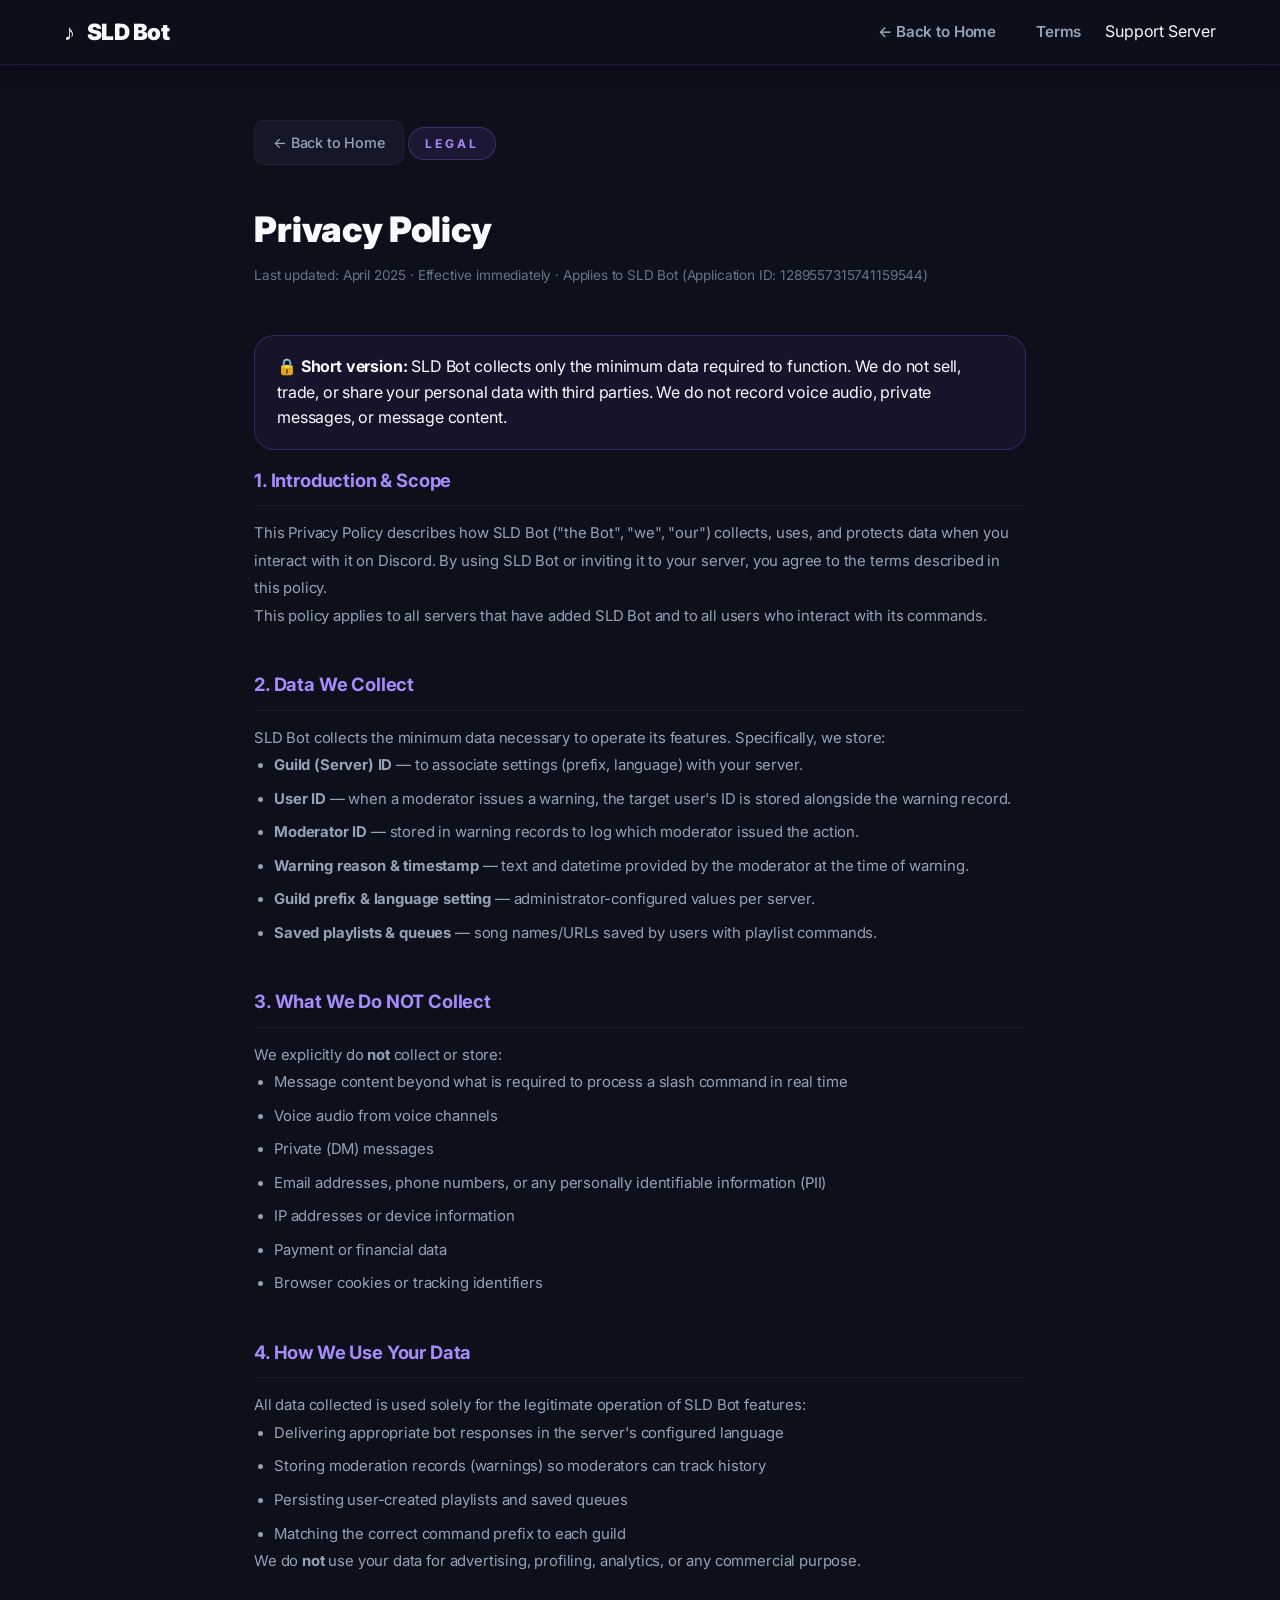
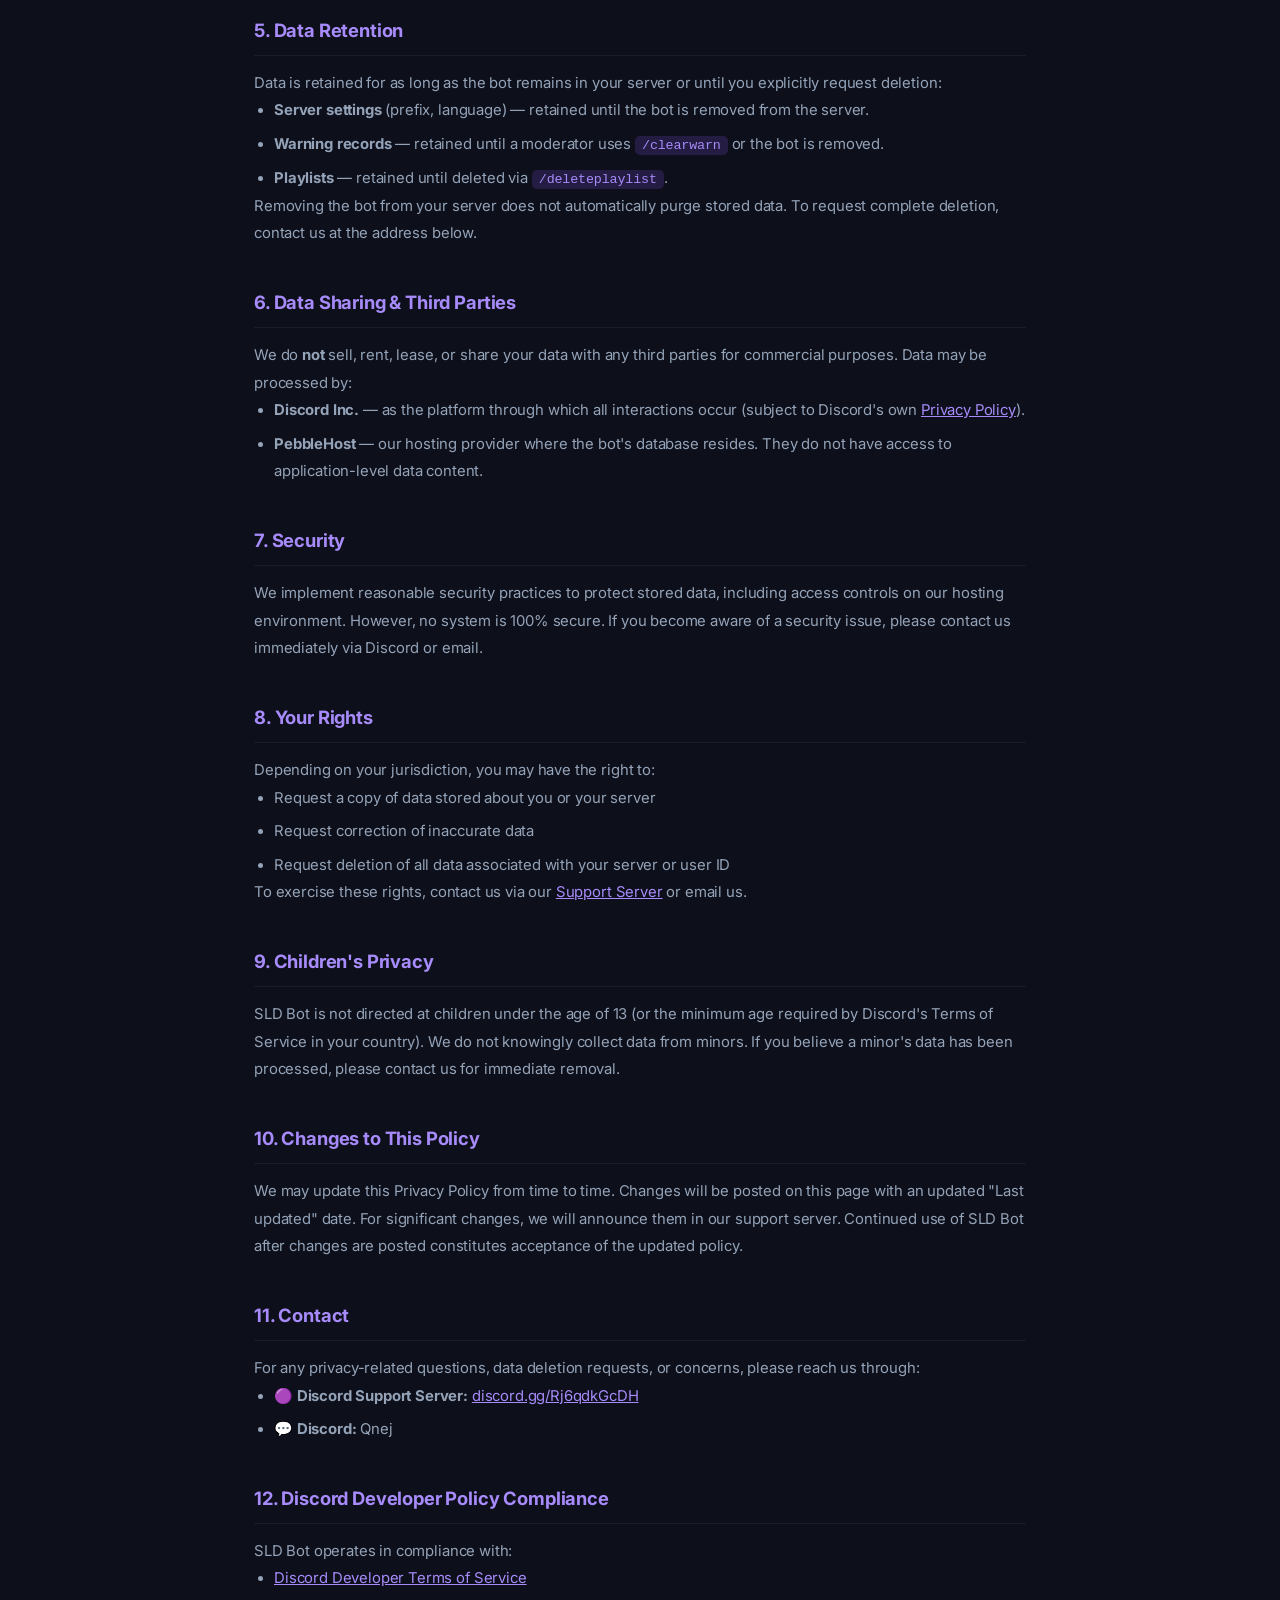
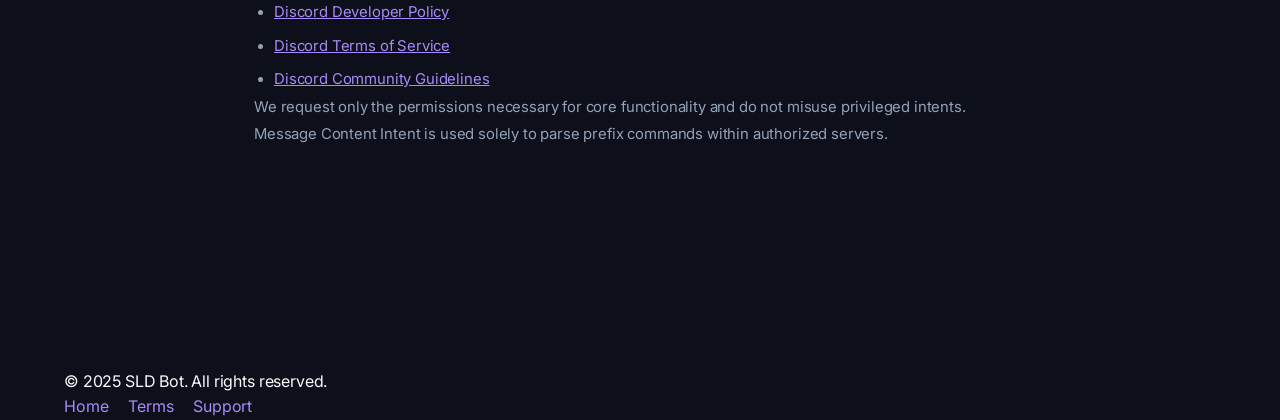
<file: privacy.html>
<!DOCTYPE html>
<html lang="en">
<head>
  <meta charset="UTF-8" />
  <meta name="viewport" content="width=device-width, initial-scale=1.0" />
  <title>Privacy Policy – SLD Bot</title>
  <meta name="description" content="SLD Bot Privacy Policy — learn what data we collect, how we use it, and your rights." />
  <link rel="preconnect" href="https://fonts.googleapis.com" />
  <link href="https://fonts.googleapis.com/css2?family=Inter:wght@300;400;500;600;700;800;900&display=swap" rel="stylesheet" />
  <link rel="stylesheet" href="style.css" />
  <style>
    .legal-page { max-width: 820px; margin: 0 auto; padding: 120px 24px 80px; }
    .legal-page h1 { font-size: 2.2rem; font-weight: 900; margin-bottom: 8px; }
    .legal-meta { font-size: 0.85rem; color: var(--text-muted); margin-bottom: 48px; }
    .legal-section { margin-bottom: 40px; }
    .legal-section h2 {
      font-size: 1.15rem; font-weight: 700; color: var(--purple-400);
      margin-bottom: 14px; padding-bottom: 10px;
      border-bottom: 1px solid var(--border-subtle);
    }
    .legal-section p, .legal-section li {
      font-size: 0.93rem; color: var(--text-secondary); line-height: 1.85;
    }
    .legal-section ul { padding-left: 20px; display: flex; flex-direction: column; gap: 6px; }
    .legal-section ul li { list-style: disc; }
    .legal-section a { color: var(--purple-400); text-decoration: underline; }
    .back-btn {
      display: inline-flex; align-items: center; gap: 8px;
      color: var(--text-secondary); font-size: 0.9rem; font-weight: 500;
      padding: 10px 18px; background: var(--bg-card);
      border: 1px solid var(--border-subtle); border-radius: 10px;
      transition: all var(--transition); margin-bottom: 36px;
    }
    .back-btn:hover { color: var(--text-primary); border-color: var(--border); }
    .highlight-box {
      background: rgba(139,92,246,0.08);
      border: 1px solid rgba(139,92,246,0.25);
      border-radius: var(--radius);
      padding: 18px 22px;
      margin: 16px 0;
    }
    .highlight-box p { margin: 0; }
  </style>
</head>
<body>

  <!-- Minimal Navbar -->
  <nav id="navbar" class="navbar scrolled">
    <div class="nav-container">
      <a href="index.html" class="nav-brand">
        <div class="brand-icon">♪</div>
        <span>SLD Bot</span>
      </a>
      <div class="nav-links">
        <a href="index.html" class="nav-link">← Back to Home</a>
        <a href="terms.html" class="nav-link">Terms</a>
        <a href="https://discord.gg/Rj6qdkGcDH" class="btn-nav" target="_blank" rel="noopener">Support Server</a>
      </div>
    </div>
  </nav>

  <div class="legal-page">
    <a href="index.html" class="back-btn">← Back to Home</a>

    <div class="section-label">Legal</div>
    <h1>Privacy Policy</h1>
    <p class="legal-meta">Last updated: April 2025 · Effective immediately · Applies to SLD Bot (Application ID: 1289557315741159544)</p>

    <div class="highlight-box">
      <p>🔒 <strong>Short version:</strong> SLD Bot collects only the minimum data required to function. We do not sell, trade, or share your personal data with third parties. We do not record voice audio, private messages, or message content.</p>
    </div>

    <!-- 1 -->
    <div class="legal-section">
      <h2>1. Introduction &amp; Scope</h2>
      <p>This Privacy Policy describes how SLD Bot ("the Bot", "we", "our") collects, uses, and protects data when you interact with it on Discord. By using SLD Bot or inviting it to your server, you agree to the terms described in this policy.</p>
      <p>This policy applies to all servers that have added SLD Bot and to all users who interact with its commands.</p>
    </div>

    <!-- 2 -->
    <div class="legal-section">
      <h2>2. Data We Collect</h2>
      <p>SLD Bot collects the minimum data necessary to operate its features. Specifically, we store:</p>
      <ul>
        <li><strong>Guild (Server) ID</strong> — to associate settings (prefix, language) with your server.</li>
        <li><strong>User ID</strong> — when a moderator issues a warning, the target user's ID is stored alongside the warning record.</li>
        <li><strong>Moderator ID</strong> — stored in warning records to log which moderator issued the action.</li>
        <li><strong>Warning reason &amp; timestamp</strong> — text and datetime provided by the moderator at the time of warning.</li>
        <li><strong>Guild prefix &amp; language setting</strong> — administrator-configured values per server.</li>
        <li><strong>Saved playlists &amp; queues</strong> — song names/URLs saved by users with playlist commands.</li>
      </ul>
    </div>

    <!-- 3 -->
    <div class="legal-section">
      <h2>3. What We Do NOT Collect</h2>
      <p>We explicitly do <strong>not</strong> collect or store:</p>
      <ul>
        <li>Message content beyond what is required to process a slash command in real time</li>
        <li>Voice audio from voice channels</li>
        <li>Private (DM) messages</li>
        <li>Email addresses, phone numbers, or any personally identifiable information (PII)</li>
        <li>IP addresses or device information</li>
        <li>Payment or financial data</li>
        <li>Browser cookies or tracking identifiers</li>
      </ul>
    </div>

    <!-- 4 -->
    <div class="legal-section">
      <h2>4. How We Use Your Data</h2>
      <p>All data collected is used solely for the legitimate operation of SLD Bot features:</p>
      <ul>
        <li>Delivering appropriate bot responses in the server's configured language</li>
        <li>Storing moderation records (warnings) so moderators can track history</li>
        <li>Persisting user-created playlists and saved queues</li>
        <li>Matching the correct command prefix to each guild</li>
      </ul>
      <p>We do <strong>not</strong> use your data for advertising, profiling, analytics, or any commercial purpose.</p>
    </div>

    <!-- 5 -->
    <div class="legal-section">
      <h2>5. Data Retention</h2>
      <p>Data is retained for as long as the bot remains in your server or until you explicitly request deletion:</p>
      <ul>
        <li><strong>Server settings</strong> (prefix, language) — retained until the bot is removed from the server.</li>
        <li><strong>Warning records</strong> — retained until a moderator uses <code>/clearwarn</code> or the bot is removed.</li>
        <li><strong>Playlists</strong> — retained until deleted via <code>/deleteplaylist</code>.</li>
      </ul>
      <p>Removing the bot from your server does not automatically purge stored data. To request complete deletion, contact us at the address below.</p>
    </div>

    <!-- 6 -->
    <div class="legal-section">
      <h2>6. Data Sharing &amp; Third Parties</h2>
      <p>We do <strong>not</strong> sell, rent, lease, or share your data with any third parties for commercial purposes. Data may be processed by:</p>
      <ul>
        <li><strong>Discord Inc.</strong> — as the platform through which all interactions occur (subject to Discord's own <a href="https://discord.com/privacy" target="_blank" rel="noopener">Privacy Policy</a>).</li>
        <li><strong>PebbleHost</strong> — our hosting provider where the bot's database resides. They do not have access to application-level data content.</li>
      </ul>
    </div>

    <!-- 7 -->
    <div class="legal-section">
      <h2>7. Security</h2>
      <p>We implement reasonable security practices to protect stored data, including access controls on our hosting environment. However, no system is 100% secure. If you become aware of a security issue, please contact us immediately via Discord or email.</p>
    </div>

    <!-- 8 -->
    <div class="legal-section">
      <h2>8. Your Rights</h2>
      <p>Depending on your jurisdiction, you may have the right to:</p>
      <ul>
        <li>Request a copy of data stored about you or your server</li>
        <li>Request correction of inaccurate data</li>
        <li>Request deletion of all data associated with your server or user ID</li>
      </ul>
      <p>To exercise these rights, contact us via our <a href="https://discord.gg/Rj6qdkGcDH" target="_blank" rel="noopener">Support Server</a> or email us.</p>
    </div>

    <!-- 9 -->
    <div class="legal-section">
      <h2>9. Children's Privacy</h2>
      <p>SLD Bot is not directed at children under the age of 13 (or the minimum age required by Discord's Terms of Service in your country). We do not knowingly collect data from minors. If you believe a minor's data has been processed, please contact us for immediate removal.</p>
    </div>

    <!-- 10 -->
    <div class="legal-section">
      <h2>10. Changes to This Policy</h2>
      <p>We may update this Privacy Policy from time to time. Changes will be posted on this page with an updated "Last updated" date. For significant changes, we will announce them in our support server. Continued use of SLD Bot after changes are posted constitutes acceptance of the updated policy.</p>
    </div>

    <!-- 11 -->
    <div class="legal-section">
      <h2>11. Contact</h2>
      <p>For any privacy-related questions, data deletion requests, or concerns, please reach us through:</p>
      <ul>
        <li>🟣 <strong>Discord Support Server:</strong> <a href="https://discord.gg/Rj6qdkGcDH" target="_blank" rel="noopener">discord.gg/Rj6qdkGcDH</a></li>
        <li>💬 <strong>Discord:</strong> Qnej</li>
      </ul>
    </div>

    <!-- 12 - Discord Compliance -->
    <div class="legal-section">
      <h2>12. Discord Developer Policy Compliance</h2>
      <p>SLD Bot operates in compliance with:</p>
      <ul>
        <li><a href="https://discord.com/developers/docs/policies-and-agreements/developer-terms-of-service" target="_blank" rel="noopener">Discord Developer Terms of Service</a></li>
        <li><a href="https://discord.com/developers/docs/policies-and-agreements/developer-policy" target="_blank" rel="noopener">Discord Developer Policy</a></li>
        <li><a href="https://discord.com/terms" target="_blank" rel="noopener">Discord Terms of Service</a></li>
        <li><a href="https://discord.com/guidelines" target="_blank" rel="noopener">Discord Community Guidelines</a></li>
      </ul>
      <p>We request only the permissions necessary for core functionality and do not misuse privileged intents. Message Content Intent is used solely to parse prefix commands within authorized servers.</p>
    </div>

  </div>

  <!-- Footer -->
  <footer class="footer">
    <div class="container">
      <div class="footer-bottom">
        <p>© 2025 SLD Bot. All rights reserved.</p>
        <p>
          <a href="index.html" style="color:var(--purple-400);margin-right:16px;">Home</a>
          <a href="terms.html" style="color:var(--purple-400);margin-right:16px;">Terms</a>
          <a href="https://discord.gg/Rj6qdkGcDH" style="color:var(--purple-400);" target="_blank" rel="noopener">Support</a>
        </p>
      </div>
    </div>
  </footer>

</body>
</html>
</file>
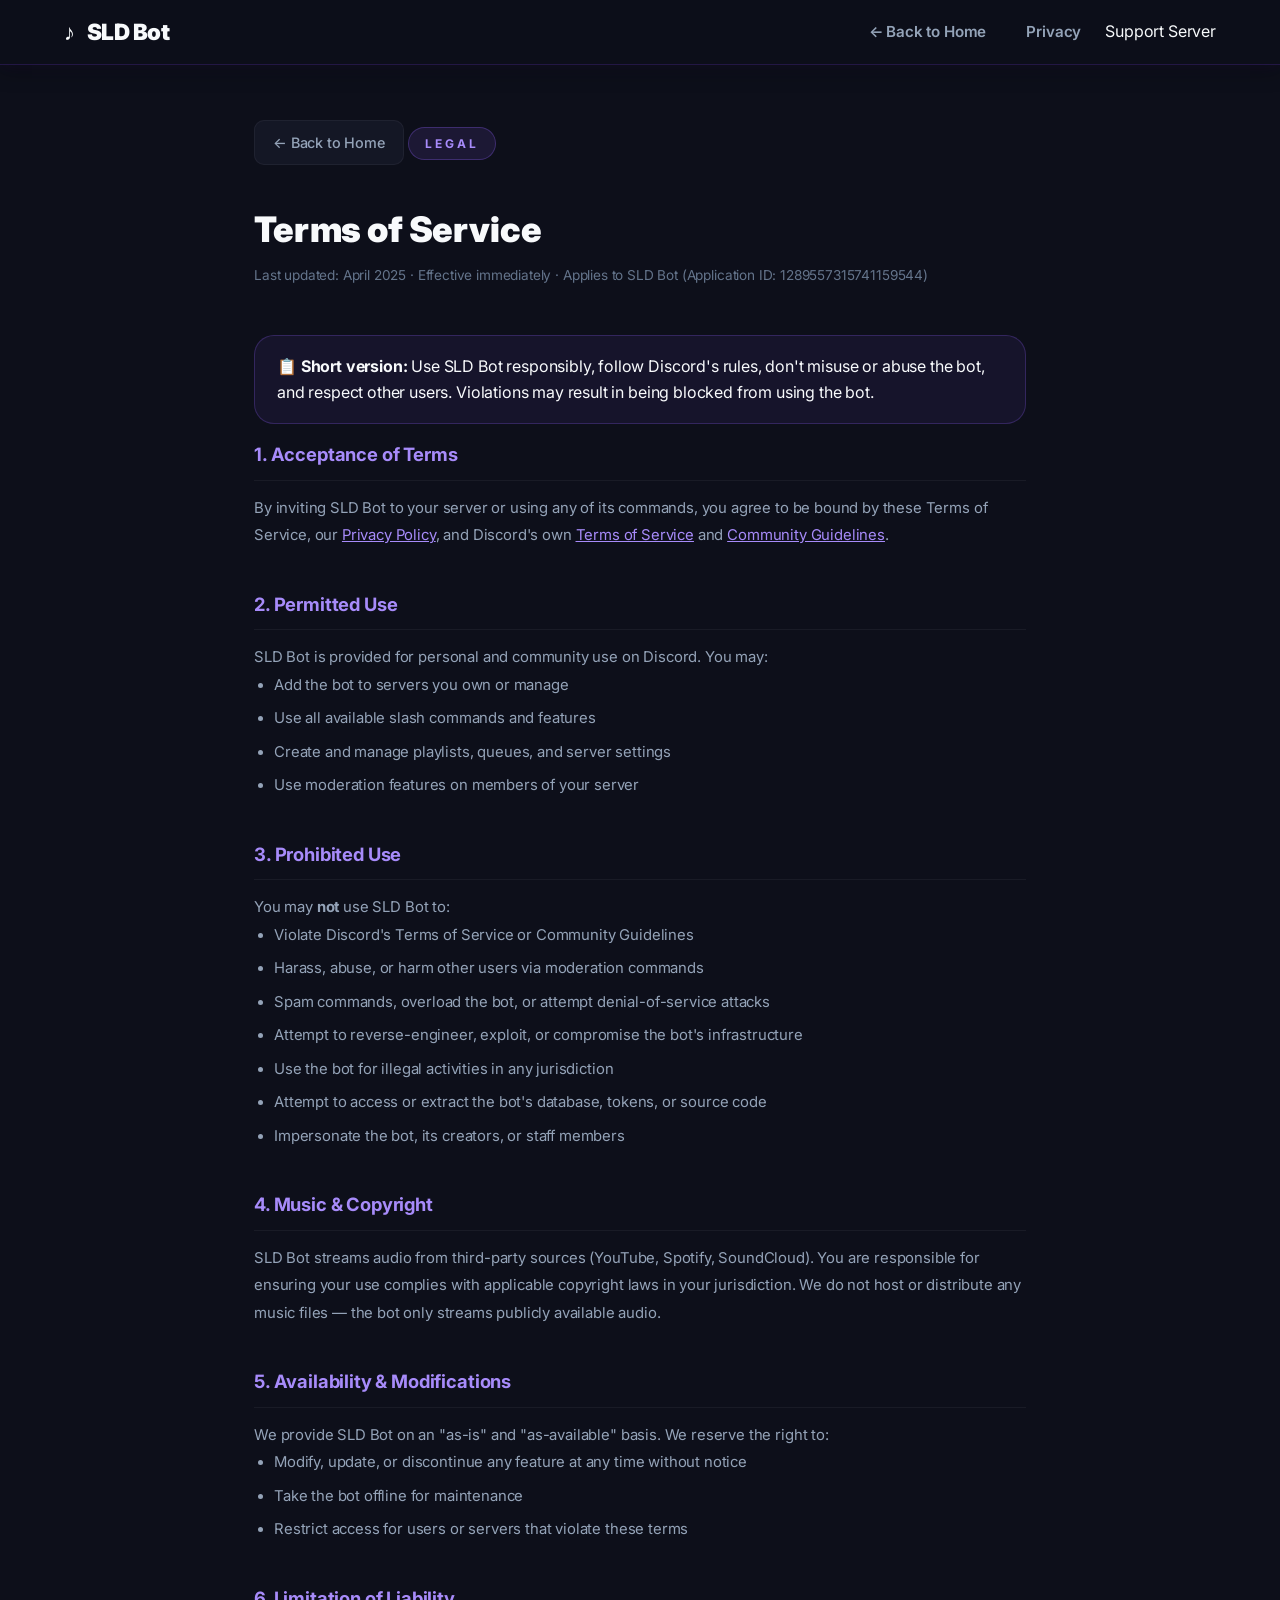
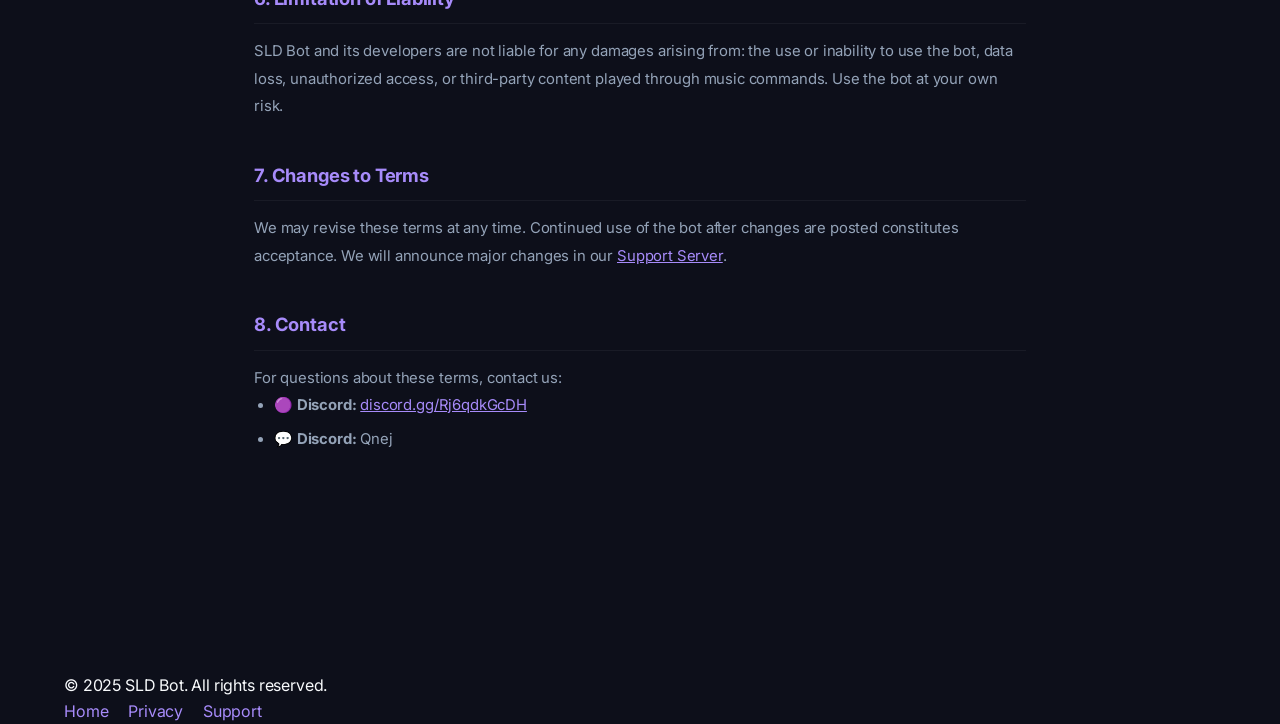
<file: terms.html>
<!DOCTYPE html>
<html lang="en">
<head>
  <meta charset="UTF-8" />
  <meta name="viewport" content="width=device-width, initial-scale=1.0" />
  <title>Terms of Service – SLD Bot</title>
  <meta name="description" content="SLD Bot Terms of Service — read the rules for using our bot and community." />
  <link rel="preconnect" href="https://fonts.googleapis.com" />
  <link href="https://fonts.googleapis.com/css2?family=Inter:wght@300;400;500;600;700;800;900&display=swap" rel="stylesheet" />
  <link rel="stylesheet" href="style.css" />
  <style>
    .legal-page { max-width: 820px; margin: 0 auto; padding: 120px 24px 80px; }
    .legal-page h1 { font-size: 2.2rem; font-weight: 900; margin-bottom: 8px; }
    .legal-meta { font-size: 0.85rem; color: var(--text-muted); margin-bottom: 48px; }
    .legal-section { margin-bottom: 40px; }
    .legal-section h2 {
      font-size: 1.15rem; font-weight: 700; color: var(--purple-400);
      margin-bottom: 14px; padding-bottom: 10px;
      border-bottom: 1px solid var(--border-subtle);
    }
    .legal-section p, .legal-section li {
      font-size: 0.93rem; color: var(--text-secondary); line-height: 1.85;
    }
    .legal-section ul { padding-left: 20px; display: flex; flex-direction: column; gap: 6px; }
    .legal-section ul li { list-style: disc; }
    .legal-section a { color: var(--purple-400); text-decoration: underline; }
    .back-btn {
      display: inline-flex; align-items: center; gap: 8px;
      color: var(--text-secondary); font-size: 0.9rem; font-weight: 500;
      padding: 10px 18px; background: var(--bg-card);
      border: 1px solid var(--border-subtle); border-radius: 10px;
      transition: all var(--transition); margin-bottom: 36px;
    }
    .back-btn:hover { color: var(--text-primary); border-color: var(--border); }
    .highlight-box {
      background: rgba(139,92,246,0.08);
      border: 1px solid rgba(139,92,246,0.25);
      border-radius: var(--radius);
      padding: 18px 22px; margin: 16px 0;
    }
    .highlight-box p { margin: 0; }
  </style>
</head>
<body>

  <nav id="navbar" class="navbar scrolled">
    <div class="nav-container">
      <a href="index.html" class="nav-brand">
        <div class="brand-icon">♪</div>
        <span>SLD Bot</span>
      </a>
      <div class="nav-links">
        <a href="index.html" class="nav-link">← Back to Home</a>
        <a href="privacy.html" class="nav-link">Privacy</a>
        <a href="https://discord.gg/Rj6qdkGcDH" class="btn-nav" target="_blank" rel="noopener">Support Server</a>
      </div>
    </div>
  </nav>

  <div class="legal-page">
    <a href="index.html" class="back-btn">← Back to Home</a>

    <div class="section-label">Legal</div>
    <h1>Terms of Service</h1>
    <p class="legal-meta">Last updated: April 2025 · Effective immediately · Applies to SLD Bot (Application ID: 1289557315741159544)</p>

    <div class="highlight-box">
      <p>📋 <strong>Short version:</strong> Use SLD Bot responsibly, follow Discord's rules, don't misuse or abuse the bot, and respect other users. Violations may result in being blocked from using the bot.</p>
    </div>

    <div class="legal-section">
      <h2>1. Acceptance of Terms</h2>
      <p>By inviting SLD Bot to your server or using any of its commands, you agree to be bound by these Terms of Service, our <a href="privacy.html">Privacy Policy</a>, and Discord's own <a href="https://discord.com/terms" target="_blank" rel="noopener">Terms of Service</a> and <a href="https://discord.com/guidelines" target="_blank" rel="noopener">Community Guidelines</a>.</p>
    </div>

    <div class="legal-section">
      <h2>2. Permitted Use</h2>
      <p>SLD Bot is provided for personal and community use on Discord. You may:</p>
      <ul>
        <li>Add the bot to servers you own or manage</li>
        <li>Use all available slash commands and features</li>
        <li>Create and manage playlists, queues, and server settings</li>
        <li>Use moderation features on members of your server</li>
      </ul>
    </div>

    <div class="legal-section">
      <h2>3. Prohibited Use</h2>
      <p>You may <strong>not</strong> use SLD Bot to:</p>
      <ul>
        <li>Violate Discord's Terms of Service or Community Guidelines</li>
        <li>Harass, abuse, or harm other users via moderation commands</li>
        <li>Spam commands, overload the bot, or attempt denial-of-service attacks</li>
        <li>Attempt to reverse-engineer, exploit, or compromise the bot's infrastructure</li>
        <li>Use the bot for illegal activities in any jurisdiction</li>
        <li>Attempt to access or extract the bot's database, tokens, or source code</li>
        <li>Impersonate the bot, its creators, or staff members</li>
      </ul>
    </div>

    <div class="legal-section">
      <h2>4. Music &amp; Copyright</h2>
      <p>SLD Bot streams audio from third-party sources (YouTube, Spotify, SoundCloud). You are responsible for ensuring your use complies with applicable copyright laws in your jurisdiction. We do not host or distribute any music files — the bot only streams publicly available audio.</p>
    </div>

    <div class="legal-section">
      <h2>5. Availability &amp; Modifications</h2>
      <p>We provide SLD Bot on an "as-is" and "as-available" basis. We reserve the right to:</p>
      <ul>
        <li>Modify, update, or discontinue any feature at any time without notice</li>
        <li>Take the bot offline for maintenance</li>
        <li>Restrict access for users or servers that violate these terms</li>
      </ul>
    </div>

    <div class="legal-section">
      <h2>6. Limitation of Liability</h2>
      <p>SLD Bot and its developers are not liable for any damages arising from: the use or inability to use the bot, data loss, unauthorized access, or third-party content played through music commands. Use the bot at your own risk.</p>
    </div>

    <div class="legal-section">
      <h2>7. Changes to Terms</h2>
      <p>We may revise these terms at any time. Continued use of the bot after changes are posted constitutes acceptance. We will announce major changes in our <a href="https://discord.gg/Rj6qdkGcDH" target="_blank" rel="noopener">Support Server</a>.</p>
    </div>

    <div class="legal-section">
      <h2>8. Contact</h2>
      <p>For questions about these terms, contact us:</p>
      <ul>
        <li>🟣 <strong>Discord:</strong> <a href="https://discord.gg/Rj6qdkGcDH" target="_blank" rel="noopener">discord.gg/Rj6qdkGcDH</a></li>
        <li>💬 <strong>Discord:</strong> Qnej</li>
      </ul>
    </div>
  </div>

  <footer class="footer">
    <div class="container">
      <div class="footer-bottom">
        <p>© 2025 SLD Bot. All rights reserved.</p>
        <p>
          <a href="index.html" style="color:var(--purple-400);margin-right:16px;">Home</a>
          <a href="privacy.html" style="color:var(--purple-400);margin-right:16px;">Privacy</a>
          <a href="https://discord.gg/Rj6qdkGcDH" style="color:var(--purple-400);" target="_blank" rel="noopener">Support</a>
        </p>
      </div>
    </div>
  </footer>

</body>
</html>
</file>
<file: style.css>
/* ========================================================
   SLD Bot Website — style.css
   Dark Discord-inspired theme with purple accents
   ======================================================== */

/* ── Google Font ── */
@import url('https://fonts.googleapis.com/css2?family=Inter:wght@300;400;500;600;700;800;900&display=swap');

/* ── CSS Variables ── */
:root {
  --bg-base: #0d0f1a;
  --bg-surface: #121421;
  --bg-elevated: #1a1d2e;
  --bg-card: rgba(26, 29, 46, 0.6);
  --bg-card-hover: rgba(36, 40, 64, 0.8);

  --purple-400: #a78bfa;
  --purple-500: #8b5cf6;
  --purple-600: #7c3aed;
  --cyan-400: #22d3ee;
  --cyan-500: #06b6d4;
  --blue-500: #3b82f6;
  --blue-400: #60a5fa;
  --pink-500: #ec4899;
  --green-500: #10b981;
  --teal-500: #14b8a6;
  --orange-500: #f59e0b;

  --text-primary: #f8fafc;
  --text-secondary: #94a3b8;
  --text-muted: #64748b;

  --border: rgba(124, 58, 237, 0.2);
  --border-subtle: rgba(255, 255, 255, 0.05);

  --gradient-primary: linear-gradient(135deg, #7c3aed, #06b6d4);
  --gradient-shift: linear-gradient(270deg, #7c3aed, #06b6d4, #7c3aed);
  --gradient-hero: linear-gradient(135deg, #0d0f1a 0%, #1a1d2e 100%);

  --shadow-card: 0 10px 30px rgba(0, 0, 0, 0.5);
  --shadow-glow: 0 0 30px rgba(124, 58, 237, 0.2);
  --shadow-cyan: 0 0 30px rgba(6, 182, 212, 0.2);

  --radius: 20px;
  --radius-sm: 12px;
  --radius-lg: 32px;

  --transition: 0.4s cubic-bezier(0.4, 0, 0.2, 1);
}

/* ── Custom Scrollbar ── */
::-webkit-scrollbar {
  width: 10px;
}

::-webkit-scrollbar-track {
  background: var(--bg-base);
}

::-webkit-scrollbar-thumb {
  background: linear-gradient(to bottom, var(--purple-600), var(--cyan-500));
  border-radius: 10px;
  border: 2px solid var(--bg-base);
}

::-webkit-scrollbar-thumb:hover {
  background: linear-gradient(to bottom, var(--purple-500), var(--cyan-400));
}

/* ── Loading Screen ── */
#loading-screen {
  position: fixed;
  top: 0;
  left: 0;
  width: 100vw;
  height: 100vh;
  background: var(--bg-base);
  z-index: 9999;
  display: flex;
  align-items: center;
  justify-content: center;
  flex-direction: column;
  transition: opacity 0.5s ease, visibility 0.5s ease;
  margin: 0;
  padding: 0;
  overflow: hidden;
}

.loader-content {
  display: flex;
  flex-direction: column;
  align-items: center;
  justify-content: center;
  margin: 0;
  padding: 0;
  z-index: 10;
}

.loader-logo {
  width: 150px;
  height: 150px;
  margin-bottom: 20px;
  border-radius: 50%;
  animation: loader-pulse 1.5s infinite ease-in-out;
  display: block;
}

@keyframes loader-pulse {
  0%, 100% { transform: scale(1); opacity: 0.8; }
  50% { transform: scale(1.1); opacity: 1; filter: drop-shadow(0 0 30px var(--purple-600)); }
}

.loader-bar {
  width: 300px;
  height: 6px;
  background: rgba(255, 255, 255, 0.1);
  border-radius: 10px;
  overflow: hidden;
  position: relative;
  margin: 0 auto;
}

.loader-progress {
  position: absolute;
  top: 0;
  left: -100%;
  width: 100%;
  height: 100%;
  background: var(--gradient-primary);
  animation: loader-slide 1.5s infinite ease-in-out;
}

@keyframes loader-slide {
  0% { left: -100%; }
  100% { left: 100%; }
}

#loading-screen.fade-out {
  opacity: 0;
  visibility: hidden;
}

.rain-text {
  position: absolute;
  font-family: monospace, Consolas, "Courier New";
  font-weight: bold;
  pointer-events: none;
  z-index: 1;
  animation: rain-fall linear forwards;
}

@keyframes rain-fall {
  0% {
    transform: translateY(-20vh);
  }
  100% {
    transform: translateY(120vh);
  }
}

/* ── Reset ── */
*,
*::before,
*::after {
  box-sizing: border-box;
  margin: 0;
  padding: 0;
}

html {
  scroll-behavior: smooth;
}

body {
  font-family: 'Inter', sans-serif;
  background: var(--bg-base);
  color: var(--text-primary);
  line-height: 1.6;
  overflow-x: hidden;
}

a {
  color: inherit;
  text-decoration: none;
}

ul {
  list-style: none;
}

img {
  max-width: 100%;
  display: block;
}

code {
  font-family: 'Courier New', monospace;
  background: rgba(139, 92, 246, 0.18);
  color: var(--purple-400);
  padding: 2px 7px;
  border-radius: 5px;
  font-size: 0.9em;
}

/* ── Utilities ── */
.container {
  max-width: 1200px;
  margin: 0 auto;
  padding: 0 24px;
}

.gradient-text {
  background: var(--gradient-primary);
  -webkit-background-clip: text;
  -webkit-text-fill-color: transparent;
  background-clip: text;
}

.section {
  padding: 100px 0;
}

.section-label {
  display: inline-block;
  font-size: 0.75rem;
  font-weight: 700;
  letter-spacing: 3px;
  text-transform: uppercase;
  color: var(--purple-400);
  background: rgba(139, 92, 246, 0.12);
  border: 1px solid rgba(139, 92, 246, 0.3);
  padding: 6px 16px;
  border-radius: 100px;
  margin-bottom: 20px;
}

.section-title {
  font-size: clamp(2rem, 4vw, 2.8rem);
  font-weight: 800;
  line-height: 1.2;
  margin-bottom: 16px;
}

.section-desc {
  font-size: 1.1rem;
  color: var(--text-secondary);
  max-width: 620px;
  margin-bottom: 56px;
}

/* ========================================================
   NAVBAR
   ======================================================== */
.navbar {
  position: fixed;
  top: 0;
  left: 0;
  right: 0;
  z-index: 1000;
  padding: 24px 0;
  background: transparent;
  backdrop-filter: blur(0px);
  transition: all var(--transition);
  border-bottom: 1px solid transparent;
}

.navbar.scrolled {
  padding: 12px 0;
  background: rgba(13, 15, 26, 0.75);
  backdrop-filter: blur(20px);
  border-bottom: 1px solid var(--border);
  box-shadow: 0 4px 20px rgba(0, 0, 0, 0.4), 0 0 15px rgba(124, 58, 237, 0.1);
}

.nav-container {
  max-width: 1200px;
  margin: 0 auto;
  padding: 0 24px;
  display: flex;
  align-items: center;
  justify-content: space-between;
}

.nav-brand {
  display: flex;
  align-items: center;
  gap: 12px;
  font-size: 1.4rem;
  font-weight: 900;
  color: var(--text-primary);
  letter-spacing: -0.5px;
}

.brand-logo {
  width: 42px;
  height: 42px;
  border-radius: 12px;
  object-fit: cover;
  transition: transform var(--transition);
}

.nav-brand:hover .brand-logo {
  transform: rotate(10deg) scale(1.1);
}

.nav-links {
  display: flex;
  align-items: center;
  gap: 8px;
}

.nav-link {
  position: relative;
  padding: 8px 16px;
  font-size: 0.95rem;
  font-weight: 600;
  color: var(--text-secondary);
  transition: color var(--transition);
}

.nav-link::after {
  content: '';
  position: absolute;
  bottom: 0;
  left: 50%;
  width: 0;
  height: 2px;
  background: var(--gradient-primary);
  transition: all 0.3s ease;
  transform: translateX(-50%);
  border-radius: 2px;
}

.nav-link:hover {
  color: var(--text-primary);
}

.nav-link:hover::after,
.nav-link.active::after {
  width: 60%;
}

.nav-actions {
  display: flex;
  align-items: center;
  gap: 16px;
}

/* ── Language Selector ── */
.lang-selector {
  position: relative;
  display: inline-block;
}

.lang-btn {
  background: rgba(139, 92, 246, 0.1);
  border: 1px solid rgba(139, 92, 246, 0.3);
  color: var(--text-primary);
  padding: 8px 12px;
  border-radius: 12px;
  cursor: pointer;
  display: flex;
  align-items: center;
  gap: 8px;
  font-family: inherit;
  font-size: 0.9rem;
  font-weight: 600;
  transition: all 0.3s;
}

.lang-btn:hover {
  background: rgba(139, 92, 246, 0.2);
}

.lang-chevron {
  font-size: 0.7rem;
  transition: transform 0.3s;
}

.lang-selector.open .lang-chevron {
  transform: rotate(180deg);
}

.lang-dropdown {
  position: absolute;
  top: calc(100% + 10px);
  right: 0;
  background: var(--bg-elevated);
  border: 1px solid var(--border-subtle);
  border-radius: 12px;
  padding: 8px;
  min-width: 140px;
  box-shadow: 0 10px 30px rgba(0, 0, 0, 0.5);
  opacity: 0;
  visibility: hidden;
  transform: translateY(-10px);
  transition: all 0.3s;
  z-index: 100;
}

.lang-selector.open .lang-dropdown {
  opacity: 1;
  visibility: visible;
  transform: translateY(0);
}

.lang-item {
  display: flex;
  align-items: center;
  gap: 10px;
  padding: 8px 12px;
  color: var(--text-secondary);
  text-decoration: none;
  font-size: 0.9rem;
  font-weight: 500;
  border-radius: 8px;
  transition: all 0.2s;
}

.lang-item:hover, .lang-item.active {
  background: rgba(139, 92, 246, 0.15);
  color: var(--text-primary);
}

.lang-flag {
  font-size: 1.1rem;
}

/* ========================================================
   HERO
   ======================================================== */
.hero {
  min-height: 100vh;
  display: flex;
  align-items: center;
  justify-content: center;
  padding: 140px 24px 100px;
  position: relative;
  overflow: hidden;
  text-align: center;
}

.hero-bg {
  position: absolute;
  inset: 0;
  z-index: -1;
  background: var(--bg-base);
}

.particles-container {
  position: absolute;
  inset: 0;
  pointer-events: none;
}

.hero-content {
  max-width: 900px;
  z-index: 10;
}

.hero-avatar-wrap {
  position: relative;
  width: 120px;
  height: 120px;
  margin: 0 auto 32px;
}

.hero-avatar {
  width: 100%;
  height: 100%;
  border-radius: 50%;
  border: 4px solid var(--purple-600);
  padding: 5px;
  background: var(--bg-elevated);
  position: relative;
  z-index: 2;
  box-shadow: 0 0 30px rgba(124, 58, 237, 0.4);
}

.hero-avatar img {
  width: 100%;
  height: 100%;
  border-radius: 50%;
  object-fit: cover;
}

.avatar-ring {
  position: absolute;
  inset: -10px;
  border: 2px solid var(--cyan-500);
  border-radius: 50%;
  animation: avatar-pulse 2s infinite;
  opacity: 0.5;
}

@keyframes avatar-pulse {
  0% { transform: scale(1); opacity: 0.5; }
  100% { transform: scale(1.3); opacity: 0; }
}

.hero-title {
  font-size: clamp(2.5rem, 8vw, 4.5rem);
  font-weight: 900;
  line-height: 1;
  letter-spacing: -2px;
  margin-bottom: 24px;
}

.gradient-text-animated {
  background: var(--gradient-shift);
  background-size: 200% auto;
  -webkit-background-clip: text;
  -webkit-text-fill-color: transparent;
  background-clip: text;
  animation: gradient-flow 4s linear infinite;
}

@keyframes gradient-flow {
  0% { background-position: 0% 50%; }
  50% { background-position: 100% 50%; }
  100% { background-position: 0% 50%; }
}

.hero-desc {
  font-size: clamp(1.1rem, 2vw, 1.3rem);
  color: var(--text-secondary);
  max-width: 700px;
  margin: 0 auto 48px;
  line-height: 1.6;
}

.hero-actions {
  display: flex;
  gap: 16px;
  justify-content: center;
  flex-wrap: wrap;
  margin-bottom: 64px;
}

.hero-stats {
  display: flex;
  justify-content: center;
  gap: 48px;
  padding: 24px;
  background: rgba(255, 255, 255, 0.03);
  backdrop-filter: blur(10px);
  border: 1px solid var(--border-subtle);
  border-radius: var(--radius-lg);
  max-width: fit-content;
  margin: 0 auto;
}

.stat-num {
  font-size: 2.5rem;
  font-weight: 900;
  color: var(--text-primary);
  display: block;
}

.stat-item p {
  font-size: 0.9rem;
  font-weight: 700;
  color: var(--cyan-400);
  text-transform: uppercase;
  letter-spacing: 1px;
}

/* ── Hero Particles ── */
.particle-star, .particle-note {
  position: absolute;
  color: var(--purple-400);
  pointer-events: none;
  opacity: 0;
  animation: particle-float linear forwards;
}

@keyframes particle-float {
  0% { transform: translateY(0) rotate(0deg); opacity: 0; }
  10% { opacity: 0.6; }
  90% { opacity: 0.6; }
  100% { transform: translateY(-100vh) rotate(360deg); opacity: 0; }
}

/* ========================================================
   ABOUT & FEATURES
   ======================================================== */
.section {
  padding: 120px 0;
  position: relative;
}

.about-section {
  background: var(--bg-surface);
}

.about-grid, .features-grid {
  display: grid;
  gap: 24px;
}

.about-grid {
  grid-template-columns: repeat(auto-fit, minmax(280px, 1fr));
}

.features-grid {
  grid-template-columns: repeat(3, 1fr);
}

.glass-card {
  background: var(--bg-card);
  backdrop-filter: blur(10px);
  border: 1px solid var(--border-subtle);
  border-radius: var(--radius);
  padding: 40px 32px;
  transition: all 0.5s cubic-bezier(0.23, 1, 0.32, 1);
  position: relative;
  overflow: hidden;
  transform-style: preserve-3d;
  transform: perspective(1000px);
}

.glass-card::before {
  content: '';
  position: absolute;
  top: 0;
  left: 0;
  right: 0;
  height: 4px;
  background: var(--card-color, var(--purple-600));
  opacity: 0.8;
}

.glass-card::after {
  content: '';
  position: absolute;
  inset: 0;
  background: radial-gradient(600px circle at var(--mouse-x, 50%) var(--mouse-y, 50%), rgba(255, 255, 255, 0.05), transparent 40%);
  opacity: 0;
  transition: opacity 0.5s;
  pointer-events: none;
}

.glass-card:hover {
  border-color: var(--card-color, var(--purple-600));
  box-shadow: 0 20px 40px rgba(0, 0, 0, 0.4);
}

.glass-card:hover::after {
  opacity: 1;
}

.about-icon, .feature-icon-wrap {
  font-size: 2.5rem;
  margin-bottom: 24px;
  display: inline-flex;
  transition: transform 0.5s cubic-bezier(0.23, 1, 0.32, 1);
}

.glass-card:hover .about-icon,
.glass-card:hover .feature-icon-wrap {
  transform: translateZ(30px) scale(1.1);
  filter: drop-shadow(0 0 15px var(--card-color, var(--purple-600)));
}

.glass-card h3 {
  font-size: 1.4rem;
  font-weight: 800;
  margin-bottom: 12px;
  color: var(--text-primary);
  transform: translateZ(20px);
}

.glass-card p {
  font-size: 1rem;
  color: var(--text-secondary);
  line-height: 1.7;
  transform: translateZ(10px);
}

.feature-card.large {
  grid-column: span 2;
}

.feature-list {
  margin-top: 20px;
  gap: 12px !important;
  transform: translateZ(15px);
}

.feature-list li {
  display: flex;
  align-items: center;
  gap: 10px;
  color: var(--text-secondary);
  font-size: 0.95rem;
}

.feature-list li b {
  color: var(--cyan-400);
}

/* Color Overrides for Cards */
.card-purple { --card-color: #7c3aed; }
.card-cyan { --card-color: #06b6d4; }
.card-pink { --card-color: #ec4899; }
.card-orange { --card-color: #f59e0b; }
.card-green { --card-color: #10b981; }
.card-blue { --card-color: #3b82f6; }

/* ========================================================
   COMMANDS (Terminal Style)
   ======================================================== */
.commands-section {
  background: var(--bg-base);
}

.terminal-window {
  background: #0d0f1a;
  border: 1px solid var(--border);
  border-radius: 12px;
  overflow: hidden;
  box-shadow: 0 30px 60px rgba(0, 0, 0, 0.6);
  max-width: 1000px;
  margin: 0 auto;
}

.terminal-header {
  background: #1a1d2e;
  padding: 12px 20px;
  display: flex;
  align-items: center;
  gap: 12px;
  border-bottom: 1px solid var(--border-subtle);
}

.terminal-dots {
  display: flex;
  gap: 8px;
}

.dot {
  width: 12px;
  height: 12px;
  border-radius: 50%;
}

.dot.red { background: #ff5f56; }
.dot.yellow { background: #ffbd2e; }
.dot.green { background: #27c93f; }

.terminal-title {
  font-family: 'Courier New', monospace;
  font-size: 0.85rem;
  color: var(--text-muted);
  margin-left: auto;
}

.terminal-tabs {
  display: flex;
  background: #121421;
  border-bottom: 1px solid var(--border-subtle);
}

.cmd-tab {
  padding: 14px 24px;
  background: transparent;
  border: none;
  border-right: 1px solid var(--border-subtle);
  color: var(--text-secondary);
  font-family: 'Courier New', monospace;
  font-size: 0.9rem;
  font-weight: 600;
  cursor: pointer;
  transition: all 0.3s;
  display: flex;
  align-items: center;
  gap: 8px;
}

.cmd-tab:hover {
  background: rgba(255, 255, 255, 0.03);
  color: var(--text-primary);
}

.cmd-tab.active {
  background: #0d0f1a;
  color: var(--cyan-400);
  border-bottom: 2px solid var(--cyan-400);
}

.terminal-body {
  padding: 32px;
  min-height: 400px;
}

.search-container {
  margin-bottom: 32px;
  position: relative;
}

.cmd-search {
  width: 100%;
  background: rgba(255, 255, 255, 0.05);
  border: 1px solid var(--border-subtle);
  border-radius: 8px;
  padding: 14px 20px 14px 44px;
  color: var(--text-primary);
  font-family: 'Courier New', monospace;
  font-size: 1rem;
  outline: none;
  transition: all 0.3s;
}

.cmd-search:focus {
  border-color: var(--cyan-500);
  background: rgba(255, 255, 255, 0.08);
  box-shadow: 0 0 15px rgba(6, 182, 212, 0.1);
}

.search-icon {
  position: absolute;
  left: 16px;
  top: 50%;
  transform: translateY(-50%);
  color: var(--text-muted);
}

.cmd-grid {
  display: grid;
  grid-template-columns: repeat(auto-fill, minmax(300px, 1fr));
  gap: 16px;
}

.cmd-item {
  background: rgba(255, 255, 255, 0.02);
  border: 1px solid var(--border-subtle);
  border-radius: 8px;
  padding: 16px;
  font-family: 'Courier New', monospace;
  transition: all 0.3s;
  display: flex;
  flex-direction: column;
  gap: 8px;
}

.cmd-item:hover {
  background: rgba(255, 255, 255, 0.05);
  border-color: var(--cyan-500);
  transform: translateX(5px);
}

.cmd-item code {
  color: var(--cyan-400);
  background: transparent;
  padding: 0;
  font-size: 1rem;
  font-weight: 700;
}

.cmd-item span {
  font-size: 0.85rem;
  color: var(--text-secondary);
}

.cmd-item.hidden {
  display: none;
}

/* ========================================================
   RULES, FAQ, SUPPORT (Themed)
   ======================================================== */
.rules-grid, .faq-list, .support-grid {
  margin-top: 40px;
}

.rules-grid {
  display: grid;
  grid-template-columns: repeat(auto-fill, minmax(300px, 1fr));
  gap: 24px;
}

.rule-card {
  background: var(--bg-card);
  border: 1px solid var(--border-subtle);
  border-radius: var(--radius);
  padding: 32px;
  position: relative;
  overflow: hidden;
  transition: all 0.4s ease;
}

.rule-card:hover {
  transform: translateY(-8px);
  border-color: var(--purple-500);
  box-shadow: var(--shadow-glow);
}

.rule-num {
  font-size: 4rem;
  font-weight: 900;
  color: rgba(124, 58, 237, 0.08);
  position: absolute;
  top: -10px;
  right: 10px;
}

.rule-card h3 {
  color: var(--cyan-400);
  margin-bottom: 12px;
}

/* FAQ Themed */
.faq-item {
  background: var(--bg-card);
  border: 1px solid var(--border-subtle);
  border-radius: var(--radius-sm);
  margin-bottom: 12px;
  overflow: hidden;
  transition: all 0.3s ease;
}

.faq-q {
  width: 100%;
  text-align: left;
  background: none;
  border: none;
  color: var(--text-primary);
  padding: 20px 24px;
  font-size: 1.1rem;
  font-weight: 700;
  cursor: pointer;
  display: flex;
  justify-content: space-between;
  align-items: center;
  font-family: inherit;
}

.faq-icon {
  font-size: 1.5rem;
  color: var(--cyan-400);
  transition: transform 0.3s ease;
}

.faq-item.open .faq-icon {
  transform: rotate(45deg);
}

.faq-a {
  padding: 0 24px;
  max-height: 0;
  opacity: 0;
  visibility: hidden;
  transition: all 0.3s ease;
}

.faq-item.open .faq-a {
  padding: 0 24px 20px;
  max-height: 500px;
  opacity: 1;
  visibility: visible;
}

/* Support Themed */
.support-card {
  background: var(--bg-card);
  border: 1px solid var(--border-subtle);
  border-radius: var(--radius);
  padding: 32px;
  text-align: center;
  display: flex;
  flex-direction: column;
  align-items: center;
  justify-content: flex-start;
  height: 100%;
  text-decoration: none;
}

.support-icon {
  font-size: 3rem;
  margin-bottom: 20px;
  display: flex;
  align-items: center;
  justify-content: center;
  width: 64px;
  height: 64px;
}

.support-card h3 {
  font-weight: 700;
  margin-bottom: 12px;
}

.support-card p {
  color: var(--text-secondary);
  margin-bottom: 24px;
  flex-grow: 1;
}

.support-link {
  display: inline-block;
  padding: 10px 24px;
  background: var(--gradient-primary);
  color: #fff;
  border-radius: 8px;
  font-weight: 600;
  transition: opacity var(--transition), transform var(--transition);
}

.support-link:hover {
  opacity: 0.9;
  transform: translateY(-2px);
}

/* ========================================================
   FOOTER (Interactive & Wave)
   ======================================================== */
.footer {
  position: relative;
  background: var(--bg-base);
  padding: 0;
  margin-top: 100px;
}

.footer-wave {
  position: absolute;
  top: -100px;
  left: 0;
  width: 100%;
  height: 100px;
  line-height: 0;
}

.footer-wave svg {
  width: 100%;
  height: 100%;
  fill: var(--bg-base);
}

.footer-main {
  padding: 80px 0 40px;
}

.footer-grid {
  display: grid;
  grid-template-columns: 2fr 1fr 1fr 1fr;
  gap: 48px;
  margin-bottom: 64px;
}

.footer-brand .nav-brand {
  margin-bottom: 20px;
}

.footer-status-widget {
  display: inline-flex;
  align-items: center;
  gap: 12px;
  background: rgba(16, 185, 129, 0.1);
  border: 1px solid rgba(16, 185, 129, 0.2);
  padding: 8px 16px;
  border-radius: 100px;
  margin-top: 24px;
}

.status-dot-mini {
  width: 8px;
  height: 8px;
  background: var(--green-500);
  border-radius: 50%;
  box-shadow: 0 0 10px var(--green-500);
  animation: mini-pulse 2s infinite;
}

@keyframes mini-pulse {
  0% { opacity: 1; }
  50% { opacity: 0.4; }
  100% { opacity: 1; }
}

.footer-status-widget span {
  font-size: 0.85rem;
  font-weight: 700;
  color: var(--green-500);
  text-transform: uppercase;
  letter-spacing: 1px;
}

.social-links {
  display: flex;
  gap: 16px;
  margin-top: 24px;
}

.social-icon {
  width: 44px;
  height: 44px;
  background: var(--bg-elevated);
  border: 1px solid var(--border-subtle);
  border-radius: 12px;
  display: flex;
  align-items: center;
  justify-content: center;
  font-size: 1.2rem;
  transition: all 0.3s;
}

.social-icon:hover {
  transform: translateY(-5px) rotate(8deg);
  background: var(--purple-600);
  border-color: var(--purple-400);
  color: #fff;
  box-shadow: 0 10px 20px rgba(124, 58, 237, 0.3);
}

/* Reveal Animations */
.reveal {
  opacity: 0;
  transform: translateY(30px);
  transition: all 0.8s cubic-bezier(0.23, 1, 0.32, 1);
}

.reveal.active {
  opacity: 1;
  transform: translateY(0);
}

.reveal-spin {
  transition: all 1s cubic-bezier(0.23, 1, 0.32, 1);
}

.reveal-spin.active {
  transform: rotate(360deg);
}

/* ========================================================
   PARTICLES
   ======================================================== */
.particles {
  position: absolute;
  inset: 0;
  overflow: hidden;
  pointer-events: none;
}

.particle {
  position: absolute;
  width: 3px;
  height: 3px;
  background: rgba(139, 92, 246, 0.5);
  border-radius: 50%;
  animation: drift linear infinite;
}

@keyframes drift {
  0% {
    transform: translateY(100vh) translateX(0);
    opacity: 0;
  }

  10% {
    opacity: 1;
  }

  90% {
    opacity: 1;
  }

  100% {
    transform: translateY(-100px) translateX(60px);
    opacity: 0;
  }
}

/* ========================================================
   LIVE STATUS STRIP
   ======================================================== */
.status-strip {
  background: rgba(13, 15, 20, 0.95);
  border-top: 1px solid var(--border-subtle);
  border-bottom: 1px solid var(--border-subtle);
  padding: 12px 0;
  backdrop-filter: blur(10px);
  position: relative;
  z-index: 10;
}

.status-strip-inner {
  display: flex;
  align-items: center;
  justify-content: space-between;
  flex-wrap: wrap;
  gap: 12px;
}

.status-dot-wrap {
  display: flex;
  align-items: center;
  gap: 10px;
  font-size: 0.9rem;
  font-weight: 600;
}

.status-indicator {
  width: 10px;
  height: 10px;
  border-radius: 50%;
  background: var(--text-muted);
  flex-shrink: 0;
  transition: background 0.4s;
}

.status-indicator.online {
  background: var(--green-500);
  box-shadow: 0 0 8px rgba(34, 197, 94, 0.6);
  animation: pulse-green 2s infinite;
}

.status-indicator.offline {
  background: #ef4444;
  box-shadow: 0 0 8px rgba(239, 68, 68, 0.5);
}

.status-metrics {
  display: flex;
  align-items: center;
  gap: 20px;
  font-size: 0.85rem;
  color: var(--text-secondary);
  flex-wrap: wrap;
}

.status-metrics strong {
  color: var(--text-primary);
}

/* ========================================================
   RESPONSIVE
   ======================================================== */
@media (max-width: 900px) {
  .features-grid {
    grid-template-columns: 1fr 1fr;
  }

  .feature-card.large {
    grid-column: span 2;
  }

  .footer-grid {
    grid-template-columns: 1fr 1fr;
  }

  .hero {
    padding-top: 110px;
  }

  .hero-content {
    flex-direction: column;
    text-align: center;
  }
  
  .hero-left, .hero-right {
    width: 100%;
    display: flex;
    flex-direction: column;
    align-items: center;
  }

  .hero-avatar-wrap {
    margin: 0 auto 32px;
  }

  .hero-desc {
    margin: 0 auto 32px;
  }

  .hero-actions {
    justify-content: center;
  }

  .hero-stats {
    margin: 0 auto;
    justify-content: center;
  }

  .hero-visual {
    width: 100%;
    max-width: 360px;
    margin: 0 auto;
  }
}

@media (max-width: 600px) {
  .features-grid {
    grid-template-columns: 1fr;
  }

  .feature-card.large {
    grid-column: span 1;
  }

  .footer-grid {
    grid-template-columns: 1fr;
  }

  .hero {
    padding: 100px 24px 60px;
  }

  .section {
    padding: 70px 0;
  }
}

@media (max-width: 420px) {
  .rules-grid {
    grid-template-columns: 1fr;
  }

  .support-grid {
    grid-template-columns: 1fr;
  }

  .about-grid {
    grid-template-columns: 1fr;
  }
}

/* ========================================================
   MODERN UI UPGRADES (Animations & Effects)
   ======================================================== */

/* Entrance Animations */
@keyframes fadeSlideUp {
  0% {
    opacity: 0;
    transform: translateY(30px);
  }

  100% {
    opacity: 1;
    transform: translateY(0);
  }
}

.animate-entrance {
  animation: fadeSlideUp 0.8s cubic-bezier(0.16, 1, 0.3, 1) forwards;
  opacity: 0;
}

.delay-1 {
  animation-delay: 0.1s;
}

.delay-2 {
  animation-delay: 0.2s;
}

.delay-3 {
  animation-delay: 0.3s;
}

.delay-4 {
  animation-delay: 0.4s;
}

/* Enhanced Hover State (Already present on some, upgrading to unified transitions) */
.feature-card,
.about-card,
.rule-card,
.cmd-item,
.support-card {
  transition: transform 0.4s cubic-bezier(0.16, 1, 0.3, 1),
    box-shadow 0.4s cubic-bezier(0.16, 1, 0.3, 1),
    border-color 0.4s ease,
    background 0.4s ease;
}

/* Button Ripple & Scale */
.btn-primary,
.btn-secondary,
.btn-outlined,
.btn-nav {
  position: relative;
  overflow: hidden;
  transform-origin: center;
  transition: all 0.3s cubic-bezier(0.4, 0, 0.2, 1);
}

.btn-primary:active,
.btn-secondary:active,
.btn-outlined:active,
.btn-nav:active {
  transform: scale(0.96);
}

.ripple {
  position: absolute;
  border-radius: 50%;
  background: rgba(255, 255, 255, 0.4);
  transform: scale(0);
  animation: ripple-anim 0.6s linear;
  pointer-events: none;
}

@keyframes ripple-anim {
  to {
    transform: scale(4);
    opacity: 0;
  }
}

/* Parallax Cursor Glow */
.cursor-glow {
  position: fixed;
  top: 0;
  left: 0;
  width: 400px;
  height: 400px;
  background: radial-gradient(circle, rgba(139, 92, 246, 0.15) 0%, transparent 70%);
  border-radius: 50%;
  pointer-events: none;
  z-index: 9999;
  transform: translate(-50%, -50%);
  transition: opacity 0.3s ease;
  mix-blend-mode: screen;
}

/* Typography refinements */
body {
  letter-spacing: -0.01em;
}

.section-title {
  letter-spacing: -0.03em;
}

/* ========================================================
   DASHBOARD MODAL
   ======================================================== */
.dash-overlay {
  position: fixed;
  inset: 0;
  z-index: 9000;
  background: rgba(0, 0, 0, 0.65);
  backdrop-filter: blur(8px);
  display: none;
  align-items: center;
  justify-content: center;
  padding: 20px;
}

.dash-overlay.visible {
  display: flex !important;
  animation: fadeIn 0.25s ease;
}

@keyframes fadeIn {
  from {
    opacity: 0;
  }

  to {
    opacity: 1;
  }
}

.dash-modal {
  background: var(--bg-surface);
  border: 1px solid var(--border);
  border-radius: var(--radius-lg);
  width: 100%;
  max-width: 560px;
  max-height: 85vh;
  display: flex;
  flex-direction: column;
  box-shadow: 0 24px 80px rgba(0, 0, 0, 0.6), var(--shadow-glow);
  animation: slideUp 0.3s cubic-bezier(0.16, 1, 0.3, 1);
  overflow: hidden;
}

@keyframes slideUp {
  from {
    opacity: 0;
    transform: translateY(30px) scale(0.97);
  }

  to {
    opacity: 1;
    transform: translateY(0) scale(1);
  }
}

.dash-header {
  display: flex;
  align-items: center;
  justify-content: space-between;
  padding: 20px 24px;
  border-bottom: 1px solid var(--border-subtle);
  flex-shrink: 0;
}

.dash-user-info {
  display: flex;
  align-items: center;
  gap: 14px;
}

.dash-avatar {
  width: 48px;
  height: 48px;
  border-radius: 50%;
  border: 2px solid var(--purple-500);
  object-fit: cover;
}

.dash-username {
  font-size: 1rem;
  font-weight: 700;
  color: var(--text-primary);
}

.dash-userid {
  font-size: 0.78rem;
  color: var(--text-muted);
  margin-top: 2px;
}

.dash-close {
  background: rgba(255, 255, 255, 0.06);
  border: 1px solid var(--border-subtle);
  color: var(--text-secondary);
  width: 34px;
  height: 34px;
  border-radius: 8px;
  cursor: pointer;
  font-size: 0.9rem;
  display: flex;
  align-items: center;
  justify-content: center;
  transition: all var(--transition);
  flex-shrink: 0;
}

.dash-close:hover {
  background: rgba(239, 68, 68, 0.15);
  border-color: rgba(239, 68, 68, 0.4);
  color: #f87171;
}

.dash-body {
  padding: 20px 24px 24px;
  overflow-y: auto;
  flex: 1;
}

.dash-section-label {
  font-size: 0.72rem;
  font-weight: 700;
  letter-spacing: 2px;
  text-transform: uppercase;
  color: var(--text-muted);
  margin-bottom: 14px;
}

.dash-servers-list {
  display: flex;
  flex-direction: column;
  gap: 8px;
  min-height: 80px;
}

.dash-loading {
  display: flex;
  align-items: center;
  gap: 10px;
  color: var(--text-secondary);
  font-size: 0.9rem;
  padding: 16px 0;
}

.dash-spinner {
  width: 18px;
  height: 18px;
  border: 2px solid rgba(139, 92, 246, 0.3);
  border-top-color: var(--purple-400);
  border-radius: 50%;
  animation: spin 0.7s linear infinite;
  flex-shrink: 0;
}

@keyframes spin {
  to {
    transform: rotate(360deg);
  }
}

.dash-server-item {
  display: flex;
  align-items: center;
  justify-content: space-between;
  gap: 12px;
  background: var(--bg-card);
  border: 1px solid var(--border-subtle);
  border-radius: var(--radius-sm);
  padding: 12px 14px;
  transition: border-color var(--transition), background var(--transition);
}

.dash-server-item:hover {
  border-color: rgba(139, 92, 246, 0.35);
  background: var(--bg-card-hover);
}

.dash-server-left {
  display: flex;
  align-items: center;
  gap: 12px;
  min-width: 0;
}

.dash-server-icon {
  width: 40px;
  height: 40px;
  border-radius: 12px;
  object-fit: cover;
  flex-shrink: 0;
  background: var(--bg-elevated);
  border: 1px solid var(--border-subtle);
}

.dash-server-icon-placeholder {
  width: 40px;
  height: 40px;
  border-radius: 12px;
  background: var(--gradient-primary);
  display: flex;
  align-items: center;
  justify-content: center;
  font-size: 0.85rem;
  font-weight: 800;
  color: #fff;
  flex-shrink: 0;
}

.dash-server-name {
  font-size: 0.9rem;
  font-weight: 600;
  color: var(--text-primary);
  white-space: nowrap;
  overflow: hidden;
  text-overflow: ellipsis;
}

.dash-server-tag {
  font-size: 0.72rem;
  color: var(--text-muted);
  margin-top: 2px;
}

.dash-invite-btn {
  display: inline-flex;
  align-items: center;
  gap: 5px;
  padding: 7px 14px;
  background: var(--gradient-primary);
  color: #fff;
  border-radius: 8px;
  font-size: 0.8rem;
  font-weight: 700;
  white-space: nowrap;
  flex-shrink: 0;
  transition: opacity var(--transition), transform var(--transition);
}

.dash-invite-btn:hover {
  opacity: 0.85;
  transform: translateY(-1px);
}

.dash-invite-btn.has-bot {
  background: rgba(34, 197, 94, 0.15);
  color: var(--green-500);
  border: 1px solid rgba(34, 197, 94, 0.3);
}

.dash-invite-btn.has-bot:hover {
  background: rgba(34, 197, 94, 0.25);
}

.dash-empty {
  text-align: center;
  color: var(--text-muted);
  font-size: 0.88rem;
  padding: 24px 0;
}

.dash-footer-note {
  margin-top: 16px;
  padding: 12px 16px;
  background: rgba(139, 92, 246, 0.08);
  border: 1px solid rgba(139, 92, 246, 0.2);
  border-radius: var(--radius-sm);
  font-size: 0.82rem;
  color: var(--purple-400);
  text-align: center;
}

/* ========================================================
   FLOATING ACTION BUTTON (FAB)
   ======================================================== */
.fab-wrap {
  position: fixed;
  bottom: 28px;
  right: 28px;
  z-index: 800;
  display: flex;
  flex-direction: column;
  align-items: flex-end;
  gap: 10px;
}

.fab-main {
  width: 54px;
  height: 54px;
  background: var(--gradient-primary);
  border: none;
  border-radius: 50%;
  cursor: pointer;
  color: #fff;
  font-size: 1.3rem;
  display: flex;
  align-items: center;
  justify-content: center;
  box-shadow: 0 4px 24px rgba(139, 92, 246, 0.5);
  transition: transform 0.3s cubic-bezier(0.34, 1.56, 0.64, 1), box-shadow var(--transition);
  position: relative;
  z-index: 2;
}

.fab-main:hover {
  transform: scale(1.1);
  box-shadow: 0 6px 32px rgba(139, 92, 246, 0.7);
}

.fab-main.open {
  transform: rotate(45deg) scale(1.05);
}

.fab-main-icon {
  transition: transform 0.3s ease;
  display: block;
}

.fab-menu {
  display: flex;
  flex-direction: column;
  gap: 8px;
  align-items: flex-end;
  pointer-events: none;
  opacity: 0;
  transform: translateY(12px);
  transition: opacity 0.25s ease, transform 0.25s cubic-bezier(0.16, 1, 0.3, 1);
}

.fab-menu.open {
  pointer-events: all;
  opacity: 1;
  transform: translateY(0);
}

.fab-item {
  display: flex;
  align-items: center;
  gap: 10px;
  padding: 9px 16px 9px 12px;
  background: var(--bg-elevated);
  border: 1px solid var(--border);
  border-radius: 28px;
  color: var(--text-primary);
  font-size: 0.88rem;
  font-weight: 600;
  white-space: nowrap;
  box-shadow: 0 4px 20px rgba(0, 0, 0, 0.4);
  transition: background var(--transition), border-color var(--transition), transform var(--transition);
}

.fab-item:hover {
  background: rgba(139, 92, 246, 0.18);
  border-color: var(--purple-500);
  transform: translateX(-4px);
}

.fab-icon {
  font-size: 1rem;
  width: 24px;
  height: 24px;
  display: flex;
  align-items: center;
  justify-content: center;
  background: rgba(139, 92, 246, 0.2);
  border-radius: 50%;
}

.fab-label {
  font-size: 0.83rem;
}

/* ========================================================
   MOBILE RESPONSIVENESS IMPROVEMENTS
   ======================================================== */
@media (max-width: 600px) {

  /* Hide lang + login from top bar on mobile */
  .nav-actions {
    display: none;
  }

  /* Hamburger always visible */
  .hamburger {
    display: flex;
  }

  /* Nav links mobile panel gets lang + login appended via JS */
  .nav-links {
    display: none;
    position: fixed;
    top: 64px;
    left: 0;
    right: 0;
    flex-direction: column;
    background: rgba(13, 15, 20, 0.97);
    backdrop-filter: blur(20px);
    padding: 16px;
    gap: 4px;
    border-bottom: 1px solid var(--border-subtle);
    z-index: 999;
  }

  .nav-links.open {
    display: flex;
  }

  /* Mobile nav extra items (lang + login injected by JS) */
  .mobile-nav-divider {
    height: 1px;
    background: var(--border-subtle);
    margin: 10px 0;
  }

  .mobile-nav-actions {
    display: flex;
    flex-direction: column;
    gap: 8px;
    padding-top: 4px;
  }

  .mobile-lang-row {
    display: flex;
    gap: 8px;
  }

  .mobile-lang-btn {
    flex: 1;
    display: flex;
    align-items: center;
    justify-content: center;
    gap: 8px;
    padding: 10px;
    background: var(--bg-card);
    border: 1px solid var(--border-subtle);
    border-radius: 10px;
    color: var(--text-secondary);
    font-size: 0.88rem;
    font-weight: 600;
    cursor: pointer;
    transition: all var(--transition);
  }

  .mobile-lang-btn.active {
    background: rgba(139, 92, 246, 0.15);
    border-color: var(--purple-500);
    color: var(--text-primary);
  }

  .mobile-login-btn {
    display: flex;
    align-items: center;
    justify-content: center;
    gap: 8px;
    padding: 11px;
    background: var(--gradient-primary);
    color: #fff;
    border-radius: 10px;
    font-size: 0.9rem;
    font-weight: 700;
    transition: opacity var(--transition);
  }

  .mobile-login-btn:hover {
    opacity: 0.85;
  }

  /* FAB smaller on mobile */
  .fab-wrap {
    bottom: 20px;
    right: 16px;
  }

  .fab-main {
    width: 48px;
    height: 48px;
    font-size: 1.1rem;
  }
}

@media (max-width: 420px) {
  .rules-grid {
    grid-template-columns: 1fr;
  }

  .support-grid {
    grid-template-columns: 1fr;
  }

  .about-grid {
    grid-template-columns: 1fr;
  }

  /* Dashboard modal full screen on small phones */
  .dash-modal {
    max-height: 100vh;
    border-radius: 0;
  }

  .dash-overlay {
    padding: 0;
    align-items: flex-end;
  }
}
</file>
